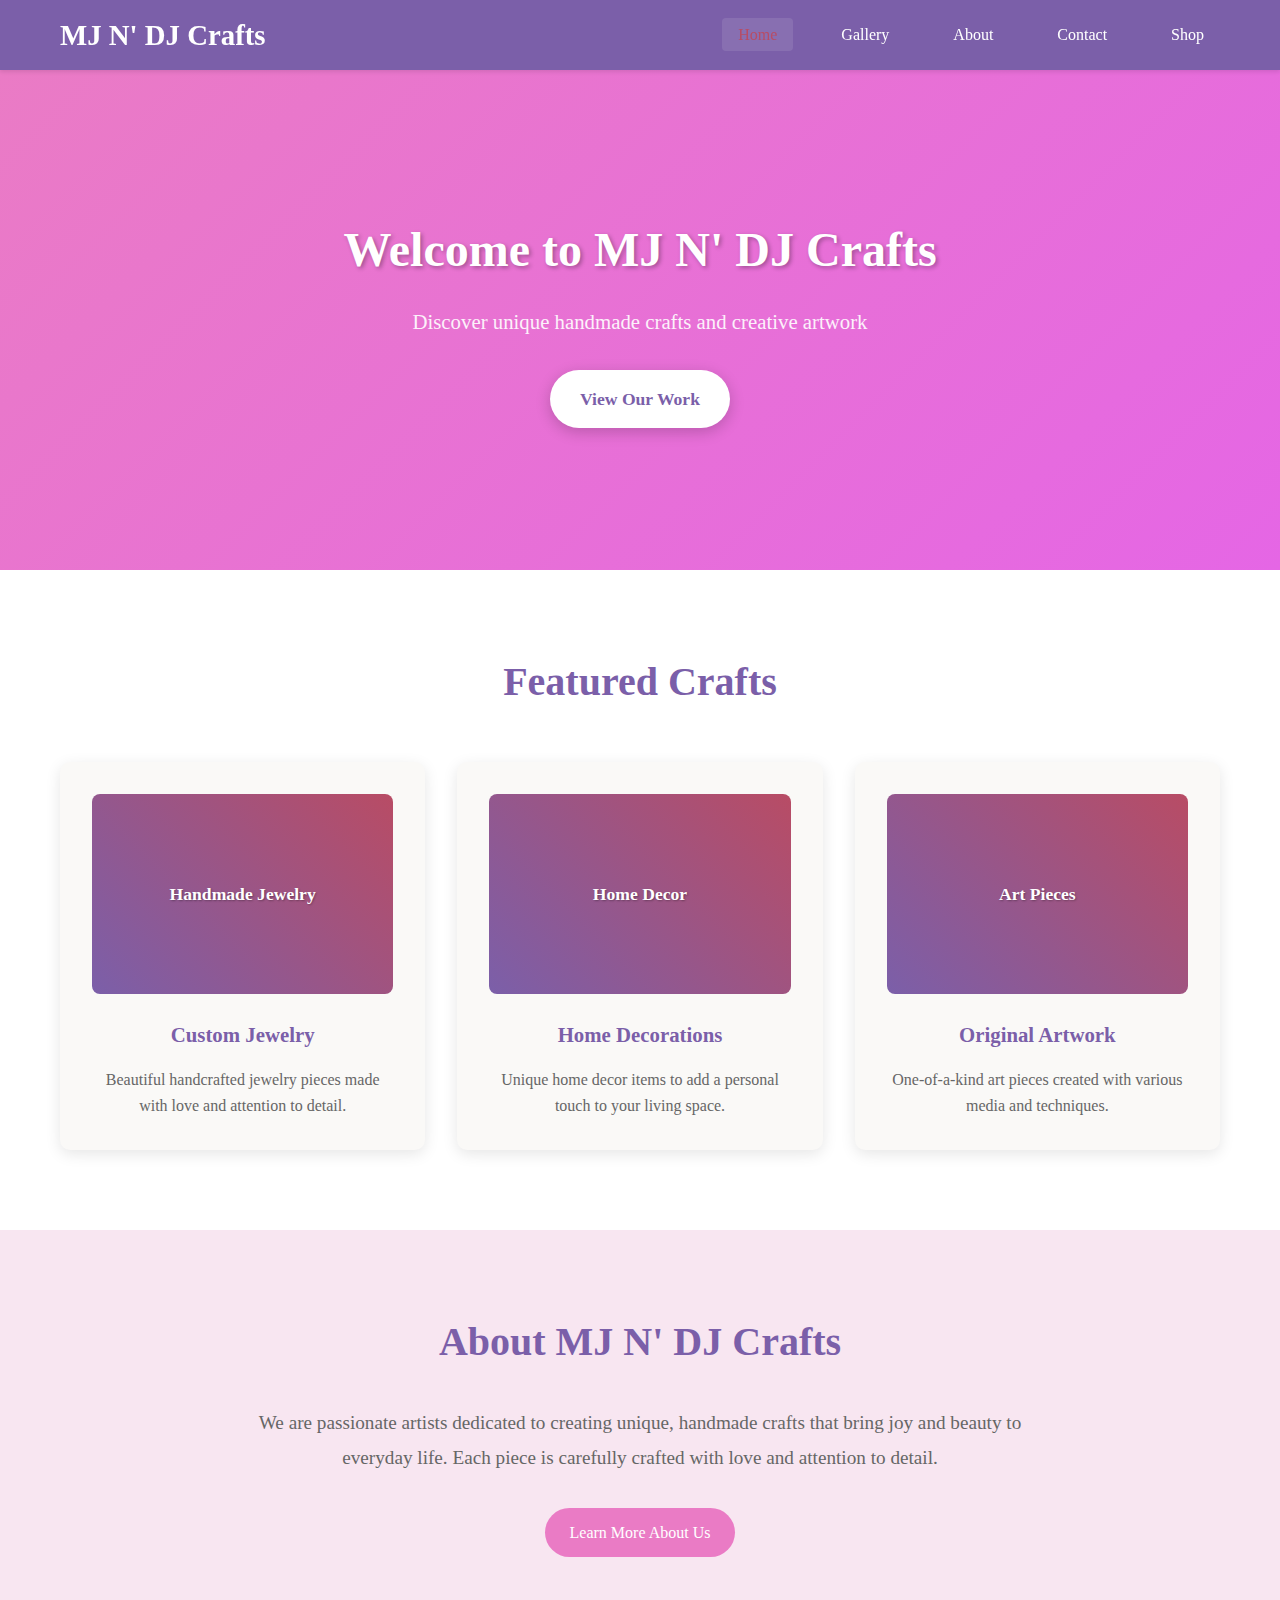
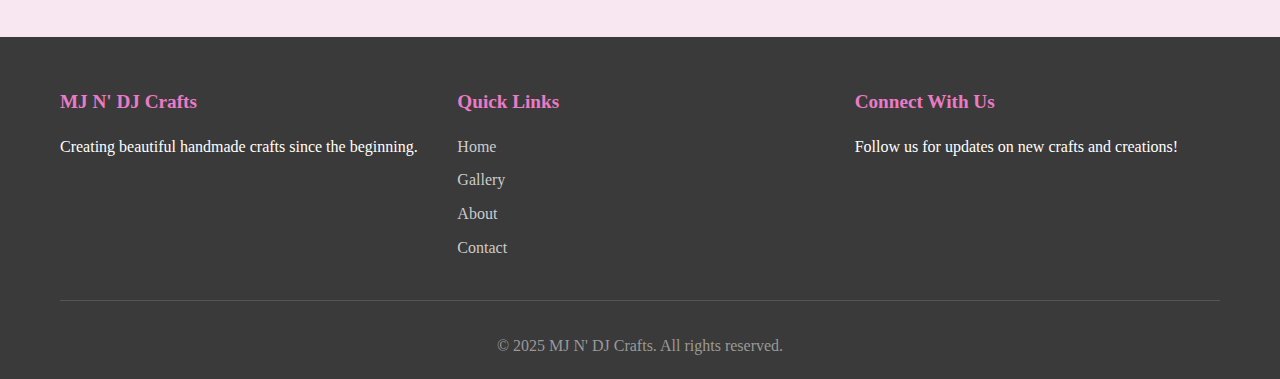
<file: index.html>
<!DOCTYPE html>
<html lang="en">
<head>
    <meta charset="UTF-8">
    <meta name="viewport" content="width=device-width, initial-scale=1.0">
    <meta name="description" content="MJ N' DJ Crafts - Handmade crafts and creative artwork">
    <title>MJ N' DJ Crafts - Home</title>
    <link rel="stylesheet" href="css/style.css">
</head>
<body>
    <header>
        <nav class="navbar">
            <div class="nav-container">
                <div class="nav-logo">
                    <h1>MJ N' DJ Crafts</h1>
                </div>
                <ul class="nav-menu">
                    <li class="nav-item">
                        <a href="index.html" class="nav-link active">Home</a>
                    </li>
                    <li class="nav-item">
                        <a href="pages/gallery.html" class="nav-link">Gallery</a>
                    </li>
                    <li class="nav-item">
                        <a href="pages/about.html" class="nav-link">About</a>
                    </li>
                    <li class="nav-item">
                        <a href="pages/contact.html" class="nav-link">Contact</a>
                    </li>
                    <li class="nav-item">
                        <a href="pages/shop.html" class="nav-link">Shop</a>
                    </li>

                </ul>
                <div class="hamburger">
                    <span class="bar"></span>
                    <span class="bar"></span>
                    <span class="bar"></span>
                </div>
            </div>
        </nav>
    </header>

    <main>
        <section class="hero">
            <div class="hero-content">
                <h2>Welcome to MJ N' DJ Crafts</h2>
                <p>Discover unique handmade crafts and creative artwork</p>
                <a href="pages/gallery.html" class="cta-button">View Our Work</a>
            </div>
        </section>

        <section class="featured-work">
            <div class="container">
                <h2>Featured Crafts</h2>
                <div class="work-grid">
                    <div class="work-item">
                        <div class="work-image-placeholder">
                            <span>Handmade Jewelry</span>
                        </div>
                        <h3>Custom Jewelry</h3>
                        <p>Beautiful handcrafted jewelry pieces made with love and attention to detail.</p>
                    </div>
                    <div class="work-item">
                        <div class="work-image-placeholder">
                            <span>Home Decor</span>
                        </div>
                        <h3>Home Decorations</h3>
                        <p>Unique home decor items to add a personal touch to your living space.</p>
                    </div>
                    <div class="work-item">
                        <div class="work-image-placeholder">
                            <span>Art Pieces</span>
                        </div>
                        <h3>Original Artwork</h3>
                        <p>One-of-a-kind art pieces created with various media and techniques.</p>
                    </div>
                </div>
            </div>
        </section>

        <section class="about-preview">
            <div class="container">
                <h2>About MJ N' DJ Crafts</h2>
                <p>We are passionate artists dedicated to creating unique, handmade crafts that bring joy and beauty to everyday life. Each piece is carefully crafted with love and attention to detail.</p>
                <a href="pages/about.html" class="learn-more-button">Learn More About Us</a>
            </div>
        </section>
    </main>

    <footer>
        <div class="container">
            <div class="footer-content">
                <div class="footer-section">
                    <h3>MJ N' DJ Crafts</h3>
                    <p>Creating beautiful handmade crafts since the beginning.</p>
                </div>
                <div class="footer-section">
                    <h3>Quick Links</h3>
                    <ul>
                        <li><a href="index.html">Home</a></li>
                        <li><a href="pages/gallery.html">Gallery</a></li>
                        <li><a href="pages/about.html">About</a></li>
                        <li><a href="pages/contact.html">Contact</a></li>
                    </ul>
                </div>
                <div class="footer-section">
                    <h3>Connect With Us</h3>
                    <p>Follow us for updates on new crafts and creations!</p>
                </div>
            </div>
            <div class="footer-bottom">
                <p>&copy; 2025 MJ N' DJ Crafts. All rights reserved.</p>
            </div>
        </div>
    </footer>

    <script src="js/main.js"></script>
</body>
</html>
</file>
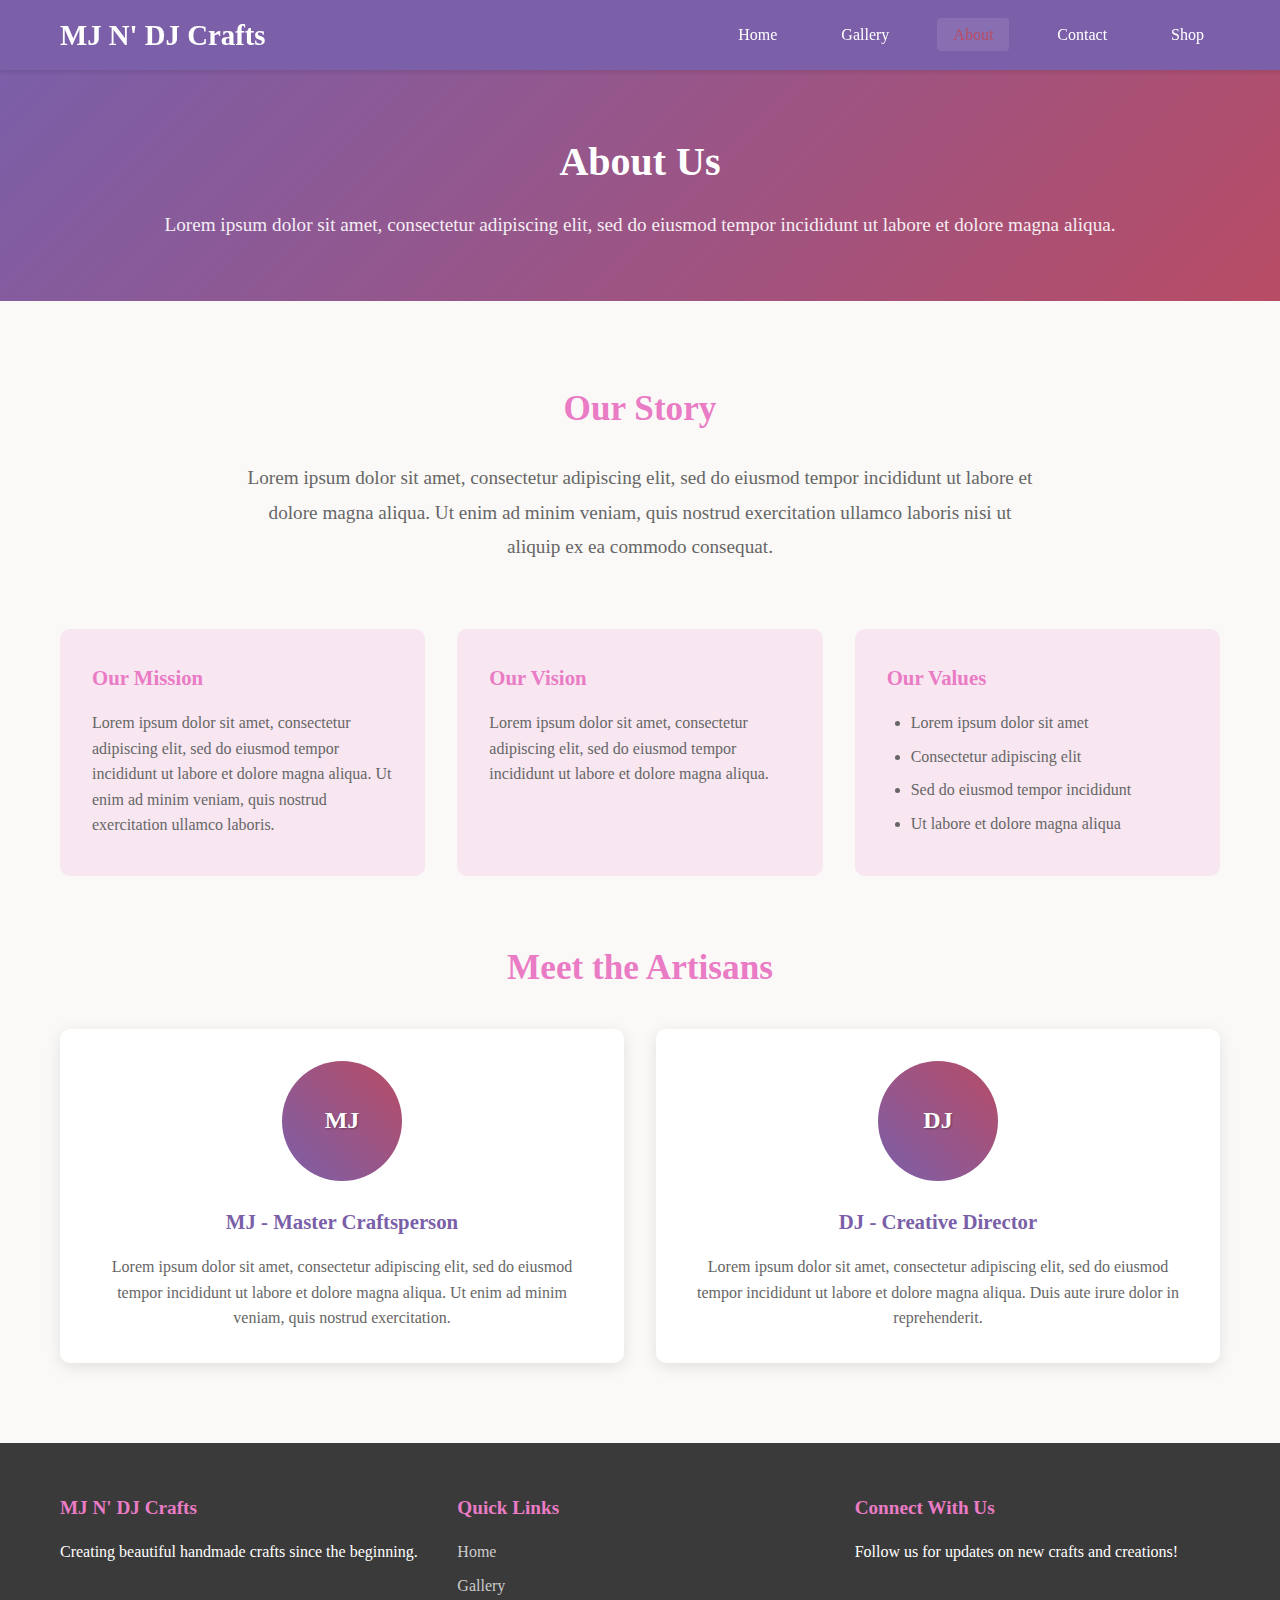
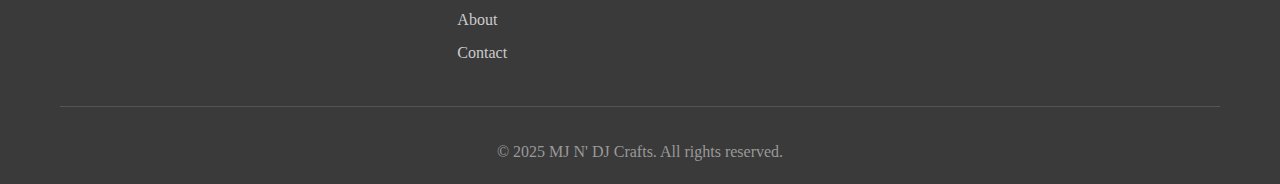
<file: pages/about.html>
<!DOCTYPE html>
<html lang="en">
<head>
    <meta charset="UTF-8">
    <meta name="viewport" content="width=device-width, initial-scale=1.0">
    <meta name="description" content="About MJ N' DJ Crafts - Learn about our story and passion for handmade crafts">
    <title>About - MJ N' DJ Crafts</title>
    <link rel="stylesheet" href="../css/style.css">
</head>
<body>
    <header>
        <nav class="navbar">
            <div class="nav-container">
                <div class="nav-logo">
                    <h1>MJ N' DJ Crafts</h1>
                </div>
                <ul class="nav-menu">
                    <li class="nav-item">
                        <a href="../index.html" class="nav-link">Home</a>
                    </li>
                    <li class="nav-item">
                        <a href="gallery.html" class="nav-link">Gallery</a>
                    </li>
                    <li class="nav-item">
                        <a href="about.html" class="nav-link active">About</a>
                    </li>
                    <li class="nav-item">
                        <a href="contact.html" class="nav-link">Contact</a>
                    </li>
                    <li class="nav-item">
                        <a href="shop.html" class="nav-link">Shop</a>
                    </li>

                </ul>
                <div class="hamburger">
                    <span class="bar"></span>
                    <span class="bar"></span>
                    <span class="bar"></span>
                </div>
            </div>
        </nav>
    </header>

    <main>
        <section class="page-header">
            <div class="container">
                <h1>About Us</h1>
                <p>Lorem ipsum dolor sit amet, consectetur adipiscing elit, sed do eiusmod tempor incididunt ut labore et dolore magna aliqua.</p>
            </div>
        </section>

        <section class="about-content">
            <div class="container">
                <div class="about-intro">
                    <h2>Our Story</h2>
                    <p>Lorem ipsum dolor sit amet, consectetur adipiscing elit, sed do eiusmod tempor incididunt ut labore et dolore magna aliqua. Ut enim ad minim veniam, quis nostrud exercitation ullamco laboris nisi ut aliquip ex ea commodo consequat.</p>
                </div>

                <div class="about-grid">
                    <div class="about-item">
                        <h3>Our Mission</h3>
                        <p>Lorem ipsum dolor sit amet, consectetur adipiscing elit, sed do eiusmod tempor incididunt ut labore et dolore magna aliqua. Ut enim ad minim veniam, quis nostrud exercitation ullamco laboris.</p>
                    </div>
                    
                    <div class="about-item">
                        <h3>Our Vision</h3>
                        <p>Lorem ipsum dolor sit amet, consectetur adipiscing elit, sed do eiusmod tempor incididunt ut labore et dolore magna aliqua.</p>
                    </div>
                    
                    <div class="about-item">
                        <h3>Our Values</h3>
                        <ul>
                            <li>Lorem ipsum dolor sit amet</li>
                            <li>Consectetur adipiscing elit</li>
                            <li>Sed do eiusmod tempor incididunt</li>
                            <li>Ut labore et dolore magna aliqua</li>
                        </ul>
                    </div>
                </div>

                <div class="craftspeople-section">
                    <h2>Meet the Artisans</h2>
                    <div class="craftspeople-grid">
                        <div class="craftsperson">
                            <div class="craftsperson-image-placeholder">
                                <span>MJ</span>
                            </div>
                            <h3>MJ - Master Craftsperson</h3>
                            <p>Lorem ipsum dolor sit amet, consectetur adipiscing elit, sed do eiusmod tempor incididunt ut labore et dolore magna aliqua. Ut enim ad minim veniam, quis nostrud exercitation.</p>
                        </div>
                        
                        <div class="craftsperson">
                            <div class="craftsperson-image-placeholder">
                                <span>DJ</span>
                            </div>
                            <h3>DJ - Creative Director</h3>
                            <p>Lorem ipsum dolor sit amet, consectetur adipiscing elit, sed do eiusmod tempor incididunt ut labore et dolore magna aliqua. Duis aute irure dolor in reprehenderit.</p>
                        </div>
                    </div>
                </div>
            </div>
        </section>
    </main>

    <footer>
        <div class="container">
            <div class="footer-content">
                <div class="footer-section">
                    <h3>MJ N' DJ Crafts</h3>
                    <p>Creating beautiful handmade crafts since the beginning.</p>
                </div>
                <div class="footer-section">
                    <h3>Quick Links</h3>
                    <ul>
                        <li><a href="../index.html">Home</a></li>
                        <li><a href="gallery.html">Gallery</a></li>
                        <li><a href="about.html">About</a></li>
                        <li><a href="contact.html">Contact</a></li>
                    </ul>
                </div>
                <div class="footer-section">
                    <h3>Connect With Us</h3>
                    <p>Follow us for updates on new crafts and creations!</p>
                </div>
            </div>
            <div class="footer-bottom">
                <p>&copy; 2025 MJ N' DJ Crafts. All rights reserved.</p>
            </div>
        </div>
    </footer>

    <script src="../js/main.js"></script>
</body>
</html>
</file>
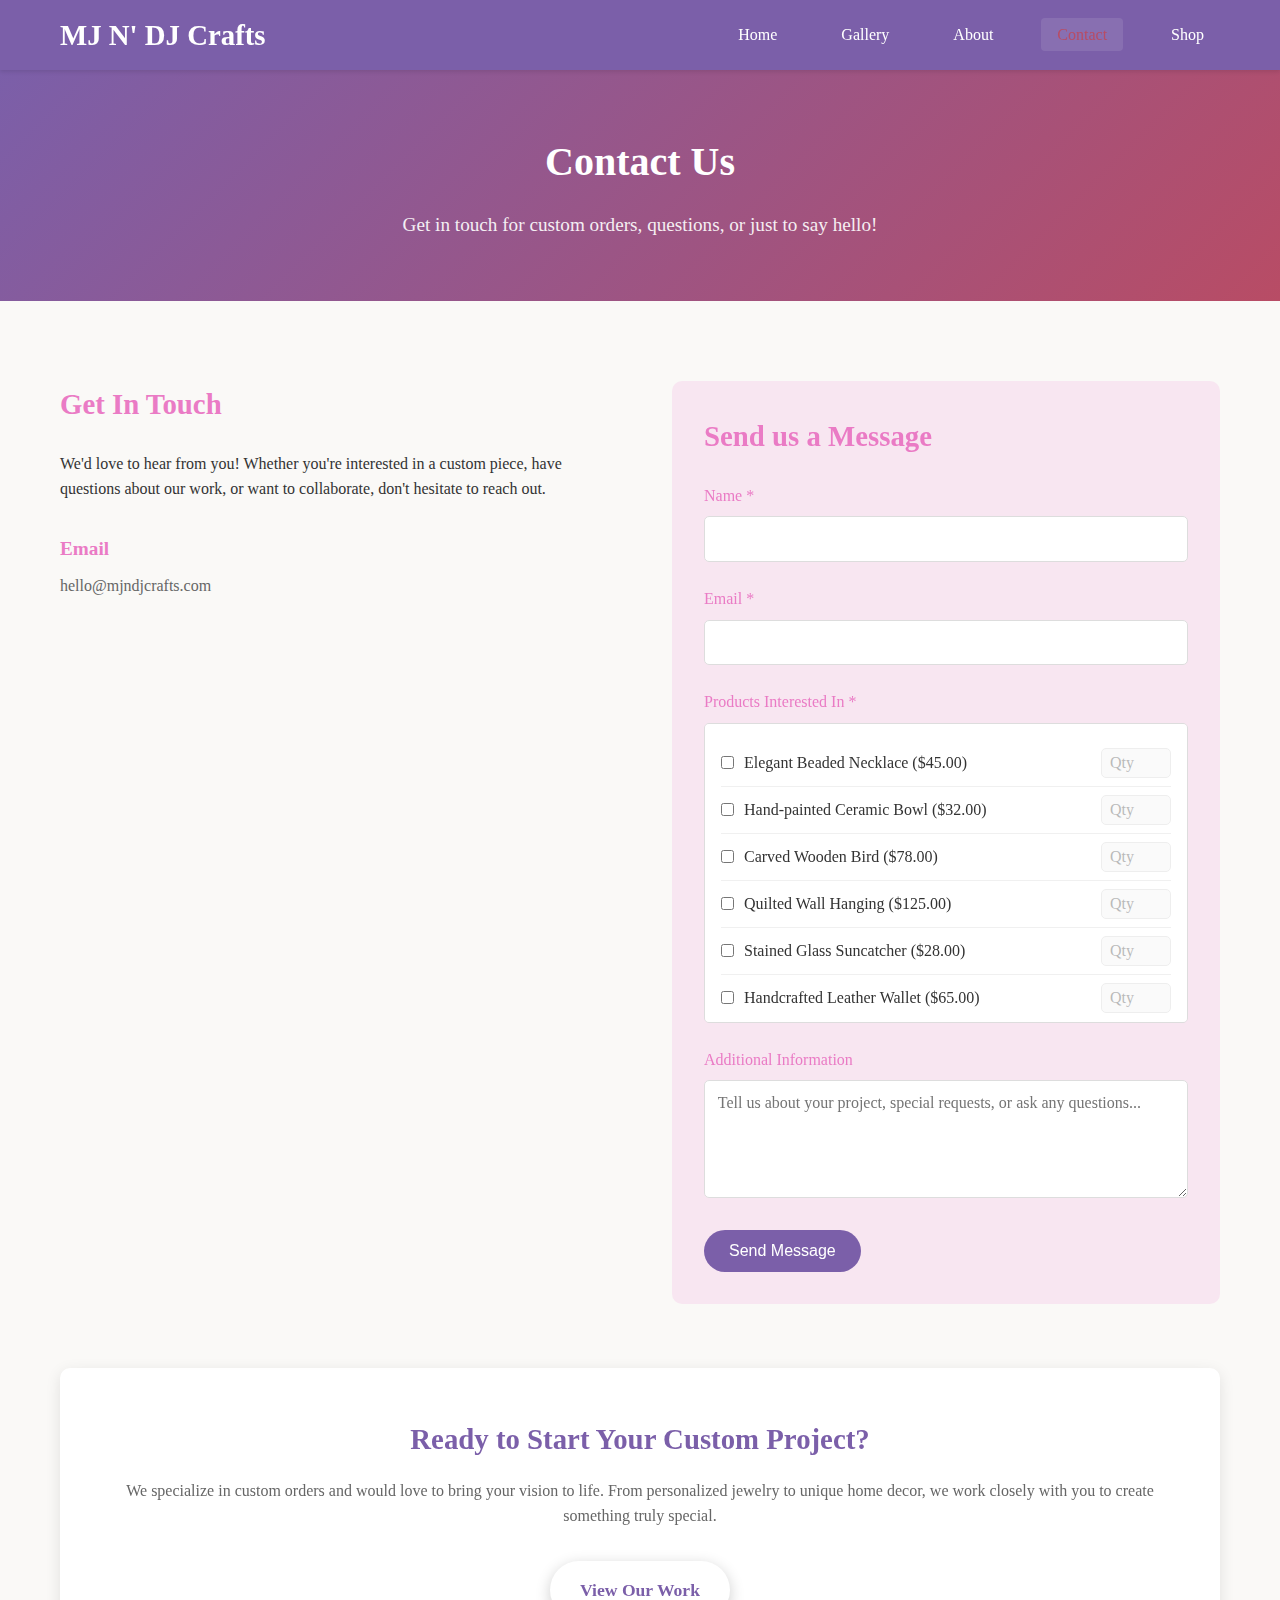
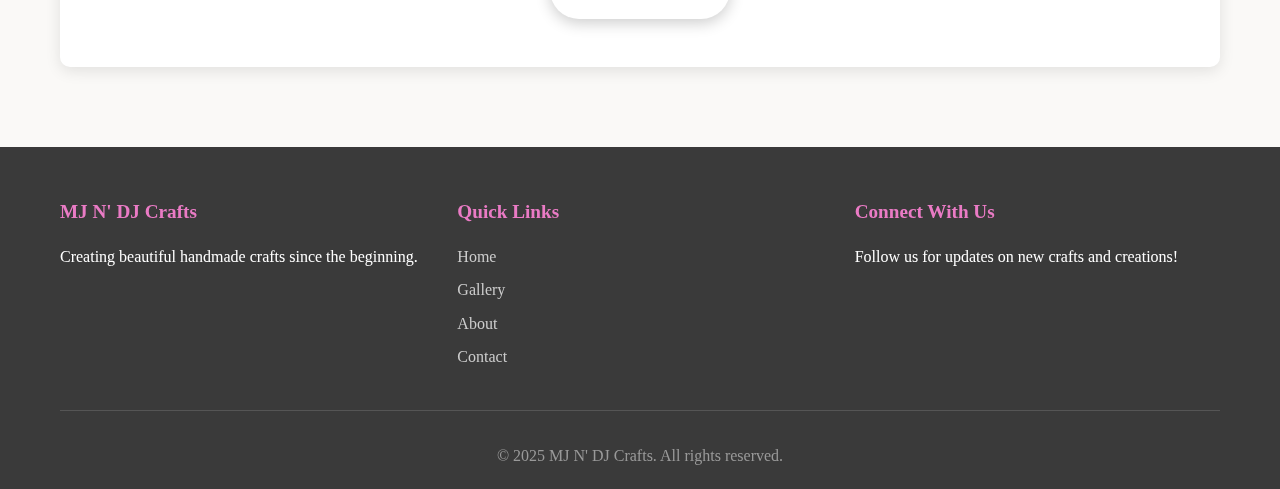
<file: pages/contact.html>
<!DOCTYPE html>
<html lang="en">
<head>
    <meta charset="UTF-8">
    <meta name="viewport" content="width=device-width, initial-scale=1.0">
    <meta name="description" content="Contact MJ N' DJ Crafts - Get in touch for custom orders and inquiries">
    <title>Contact - MJ N' DJ Crafts</title>
    <link rel="stylesheet" href="../css/style.css">
</head>
<body>
    <header>
        <nav class="navbar">
            <div class="nav-container">
                <div class="nav-logo">
                    <h1>MJ N' DJ Crafts</h1>
                </div>
                <ul class="nav-menu">
                    <li class="nav-item">
                        <a href="../index.html" class="nav-link">Home</a>
                    </li>
                    <li class="nav-item">
                        <a href="gallery.html" class="nav-link">Gallery</a>
                    </li>
                    <li class="nav-item">
                        <a href="about.html" class="nav-link">About</a>
                    </li>
                    <li class="nav-item">
                        <a href="contact.html" class="nav-link active">Contact</a>
                    </li>
                    <li class="nav-item">
                        <a href="shop.html" class="nav-link">Shop</a>
                    </li>

                </ul>
                <div class="hamburger">
                    <span class="bar"></span>
                    <span class="bar"></span>
                    <span class="bar"></span>
                </div>
            </div>
        </nav>
    </header>

    <main>
        <section class="page-header">
            <div class="container">
                <h1>Contact Us</h1>
                <p>Get in touch for custom orders, questions, or just to say hello!</p>
            </div>
        </section>

        <section class="contact-content">
            <div class="container">
                <div class="contact-grid">
                    <div class="contact-info">
                        <h2>Get In Touch</h2>
                        <p>We'd love to hear from you! Whether you're interested in a custom piece, have questions about our work, or want to collaborate, don't hesitate to reach out.</p>
                        
                        <div class="contact-details">
                            <div class="contact-item">
                                <h3>Email</h3>
                                <p>hello@mjndjcrafts.com</p>
                            </div>
                            

                        </div>
                    </div>
                    
                    <div class="contact-form">
                        <h2>Send us a Message</h2>
                        <form id="contactForm">
                            <div class="form-group">
                                <label for="name">Name *</label>
                                <input type="text" id="name" name="name" required>
                            </div>
                            
                            <div class="form-group">
                                <label for="email">Email *</label>
                                <input type="email" id="email" name="email" required>
                            </div>
                            
                            <div class="form-group">
                                <label for="products">Products Interested In *</label>
                                <div class="products-container" id="productsContainer">
                                    <!-- Products will be loaded dynamically here -->
                                </div>
                                
                                <!-- Inquiry Summary Section -->
                                <div class="inquiry-summary" id="inquirySummary">
                                    <h3>📋 Inquiry Summary</h3>
                                    <div id="summaryContent">
                                        <!-- Summary items will be populated dynamically -->
                                    </div>
                                </div>
                            </div>
                            
                            <div class="form-group">
                                <label for="message">Additional Information</label>
                                <textarea id="message" name="message" rows="5" placeholder="Tell us about your project, special requests, or ask any questions..."></textarea>
                            </div>
                            
                            <button type="submit" class="submit-button">Send Message</button>
                        </form>
                    </div>
                </div>
                
                <div class="contact-cta">
                    <h2>Ready to Start Your Custom Project?</h2>
                    <p>We specialize in custom orders and would love to bring your vision to life. From personalized jewelry to unique home decor, we work closely with you to create something truly special.</p>
                    <a href="gallery.html" class="cta-button">View Our Work</a>
                </div>
            </div>
        </section>
    </main>

    <footer>
        <div class="container">
            <div class="footer-content">
                <div class="footer-section">
                    <h3>MJ N' DJ Crafts</h3>
                    <p>Creating beautiful handmade crafts since the beginning.</p>
                </div>
                <div class="footer-section">
                    <h3>Quick Links</h3>
                    <ul>
                        <li><a href="../index.html">Home</a></li>
                        <li><a href="gallery.html">Gallery</a></li>
                        <li><a href="about.html">About</a></li>
                        <li><a href="contact.html">Contact</a></li>
                    </ul>
                </div>
                <div class="footer-section">
                    <h3>Connect With Us</h3>
                    <p>Follow us for updates on new crafts and creations!</p>
                </div>
            </div>
            <div class="footer-bottom">
                <p>&copy; 2025 MJ N' DJ Crafts. All rights reserved.</p>
            </div>
        </div>
    </footer>

    <script src="../js/main.js"></script>
    <script>
        // Load products and handle pre-selection or cart items
        document.addEventListener('DOMContentLoaded', async function() {
            const products = await loadProducts();
            const productsContainer = document.getElementById('productsContainer');
            const preselectedProductId = getUrlParameter('product');
            const isCartMode = getUrlParameter('cart') === 'true';
            
            if (products.length === 0) {
                productsContainer.innerHTML = '<p>Sorry, products could not be loaded at this time.</p>';
                return;
            }
            
            // Generate HTML for each product
            productsContainer.innerHTML = products.map(product => `
                <div class="product-item">
                    <input type="checkbox" id="product-${product.id}" name="products" value="${product.name}" data-price="${product.price}">
                    <label for="product-${product.id}">${product.name} ($${product.price.toFixed(2)})</label>
                    <input type="number" class="quantity-input" placeholder="Qty" min="1" data-product="${product.name}" data-price="${product.price}">
                </div>
            `).join('');
            
            // Set up quantity input handling and summary updates
            setupQuantityInputs();
            
            // Always check cart items first (regardless of how user navigated to the page)
            const cartItems = ShoppingCart.getItems();
            if (cartItems.length > 0) {
                cartItems.forEach(cartItem => {
                    const product = products.find(p => p.id === cartItem.id);
                    if (product) {
                        const checkbox = document.getElementById(`product-${product.id}`);
                        const quantityInput = document.querySelector(`[data-product="${product.name}"]`);
                        
                        if (checkbox && quantityInput) {
                            checkbox.checked = true;
                            quantityInput.disabled = false;
                            quantityInput.style.opacity = '1';
                            quantityInput.value = cartItem.quantity;
                        }
                    }
                });
                
                // Update summary with cart items
                updateInquirySummary();
                
                // Show message about cart items (only if came via cart button)
                if (isCartMode) {
                    const itemCount = cartItems.reduce((total, item) => total + item.quantity, 0);
                    showMessage(`${itemCount} item(s) loaded from your cart!`, 'info');
                }
            }
            // Handle pre-selection if product parameter exists (legacy support)
            else if (preselectedProductId) {
                const product = products.find(p => p.id === preselectedProductId);
                if (product) {
                    const checkbox = document.getElementById(`product-${product.id}`);
                    const quantityInput = document.querySelector(`[data-product="${product.name}"]`);
                    
                    if (checkbox && quantityInput) {
                        checkbox.checked = true;
                        quantityInput.disabled = false;
                        quantityInput.style.opacity = '1';
                        quantityInput.value = '1';
                        
                        // Update summary
                        updateInquirySummary();
                        
                        // Show message about pre-selection
                        showMessage(`${product.name} has been pre-selected for you!`, 'info');
                    }
                }
            }
        });
        
        function setupQuantityInputs() {
            const productCheckboxes = document.querySelectorAll('input[name="products"]');
            const quantityInputs = document.querySelectorAll('.quantity-input');
            
            // Initially disable all quantity inputs
            quantityInputs.forEach(input => {
                input.disabled = true;
                input.style.opacity = '0.5';
            });
            
            productCheckboxes.forEach(checkbox => {
                checkbox.addEventListener('change', function() {
                    const productName = this.value;
                    const quantityInput = document.querySelector(`[data-product="${productName}"]`);
                    
                    if (this.checked) {
                        quantityInput.disabled = false;
                        quantityInput.style.opacity = '1';
                        quantityInput.value = '1'; // Set default quantity
                    } else {
                        quantityInput.disabled = true;
                        quantityInput.style.opacity = '0.5';
                        quantityInput.value = '';
                    }
                    
                    // Update summary when checkboxes change
                    updateInquirySummary();
                });
            });
            
            // Add event listeners to quantity inputs for real-time updates
            quantityInputs.forEach(input => {
                input.addEventListener('input', function() {
                    updateInquirySummary();
                });
            });
        }

        // Function to update the inquiry summary
        function updateInquirySummary() {
            const summarySection = document.getElementById('inquirySummary');
            const summaryContent = document.getElementById('summaryContent');
            const productCheckboxes = document.querySelectorAll('input[name="products"]:checked');
            
            if (productCheckboxes.length === 0) {
                summarySection.style.display = 'none';
                return;
            }
            
            let totalItems = 0;
            let totalCost = 0;
            let summaryHTML = '';
            
            productCheckboxes.forEach(checkbox => {
                const productName = checkbox.value;
                const price = parseFloat(checkbox.dataset.price);
                const quantityInput = document.querySelector(`[data-product="${productName}"]`);
                const quantity = parseInt(quantityInput.value) || 1;
                const lineTotal = price * quantity;
                
                totalItems += quantity;
                totalCost += lineTotal;
                
                summaryHTML += `
                    <div class="summary-item">
                        <div class="item-details">
                            <div class="item-name">${productName}</div>
                            <div class="item-quantity">Quantity: ${quantity}</div>
                        </div>
                        <div class="item-price">$${lineTotal.toFixed(2)}</div>
                    </div>
                `;
            });
            
            // Add total row
            summaryHTML += `
                <div class="summary-item">
                    <div class="item-details">
                        <div class="item-name">Total (${totalItems} item${totalItems !== 1 ? 's' : ''})</div>
                    </div>
                    <div class="item-price">$${totalCost.toFixed(2)}</div>
                </div>
            `;
            
            summaryContent.innerHTML = summaryHTML;
            summarySection.style.display = 'block';
        }

        // Enhanced form handling with PDF generation
        document.getElementById('contactForm').addEventListener('submit', function(e) {
            e.preventDefault();
            
            // Collect form data
            const formData = {
                name: document.getElementById('name').value,
                email: document.getElementById('email').value,
                message: document.getElementById('message').value,
                products: []
            };
            
            // Collect selected products with quantities
            const productCheckboxes = document.querySelectorAll('input[name="products"]:checked');
            productCheckboxes.forEach(checkbox => {
                const productName = checkbox.value;
                const quantityInput = document.querySelector(`[data-product="${productName}"]`);
                const quantity = quantityInput.value || 1;
                
                formData.products.push({
                    name: productName,
                    quantity: parseInt(quantity)
                });
            });
            
            // Validate that at least one product is selected or there's a message
            if (formData.products.length === 0 && !formData.message.trim()) {
                showMessage('Please select at least one product or add a message.', 'error');
                return;
            }
            
            // Generate PDF and ZIP
            generatePDFAndZip(formData);
        });

        async function generatePDFAndZip(formData) {
            try {
                // Show loading message
                showMessage('Generating your order summary...', 'info');
                
                // Create a text-based order summary (we'll upgrade to PDF when libraries are available)
                let orderSummary = `MJ N' DJ CRAFTS - ORDER INQUIRY\n`;
                orderSummary += `=====================================\n\n`;
                
                // Customer Information
                orderSummary += `CUSTOMER INFORMATION:\n`;
                orderSummary += `Name: ${formData.name}\n`;
                orderSummary += `Email: ${formData.email}\n\n`;
                
                // Products Section
                if (formData.products.length > 0) {
                    orderSummary += `PRODUCTS OF INTEREST:\n`;
                    let totalEstimate = 0;
                    
                    formData.products.forEach((product, index) => {
                        // Extract price from product name
                        const priceMatch = product.name.match(/\$(\d+\.?\d*)/);
                        const price = priceMatch ? parseFloat(priceMatch[1]) : 0;
                        const lineTotal = price * product.quantity;
                        totalEstimate += lineTotal;
                        
                        orderSummary += `${index + 1}. ${product.name}\n`;
                        orderSummary += `   Quantity: ${product.quantity}\n`;
                        if (price > 0) {
                            orderSummary += `   Unit Price: $${price.toFixed(2)}\n`;
                            orderSummary += `   Subtotal: $${lineTotal.toFixed(2)}\n`;
                        }
                        orderSummary += `\n`;
                    });
                    
                    if (totalEstimate > 0) {
                        orderSummary += `ESTIMATED TOTAL: $${totalEstimate.toFixed(2)}\n\n`;
                    }
                }
                
                // Additional Information
                if (formData.message.trim()) {
                    orderSummary += `ADDITIONAL INFORMATION:\n`;
                    orderSummary += `${formData.message}\n\n`;
                }
                
                // Footer
                orderSummary += `Generated on: ${new Date().toLocaleDateString()}\n`;
                orderSummary += `Please email this document to: hello@mjndjcrafts.com`;
                
                // Create a text file (will be upgraded to PDF/ZIP later)
                const blob = new Blob([orderSummary], { type: 'text/plain' });
                
                // Download the file
                const downloadLink = document.createElement('a');
                downloadLink.href = URL.createObjectURL(blob);
                downloadLink.download = `mjndjcrafts-inquiry-${Date.now()}.txt`;
                document.body.appendChild(downloadLink);
                downloadLink.click();
                document.body.removeChild(downloadLink);
                
                // Show success message and instructions
                showInstructionsModal();
                
                // If this was from cart, optionally clear it
                const isCartMode = getUrlParameter('cart') === 'true';
                if (isCartMode) {
                    // Ask user if they want to clear the cart
                    setTimeout(() => {
                        if (confirm('Order inquiry submitted! Would you like to clear your cart?')) {
                            ShoppingCart.clear();
                            showMessage('Cart cleared!', 'info');
                        }
                    }, 2000);
                }
                
                // Reset form
                document.getElementById('contactForm').reset();
                
                // Reset quantity inputs
                const quantityInputs = document.querySelectorAll('.quantity-input');
                quantityInputs.forEach(input => {
                    input.disabled = true;
                    input.style.opacity = '0.5';
                    input.value = '';
                });
                
            } catch (error) {
                console.error('Error generating order summary:', error);
                showMessage('There was an error generating your order summary. Please try again.', 'error');
            }
        }

        function showInstructionsModal() {
            // Create modal overlay
            const modal = document.createElement('div');
            modal.style.cssText = `
                position: fixed;
                top: 0;
                left: 0;
                width: 100%;
                height: 100%;
                background: rgba(0, 0, 0, 0.8);
                display: flex;
                justify-content: center;
                align-items: center;
                z-index: 10000;
            `;
            
            // Create modal content
            const modalContent = document.createElement('div');
            modalContent.style.cssText = `
                background: white;
                padding: 30px;
                border-radius: 10px;
                max-width: 500px;
                text-align: center;
                box-shadow: 0 10px 30px rgba(0,0,0,0.3);
            `;
            
            modalContent.innerHTML = `
                <h2 style="color: #7b5fa9; margin-bottom: 20px;">📧 Next Steps</h2>
                <p style="font-size: 16px; line-height: 1.6; margin-bottom: 20px;">
                    Your order inquiry has been downloaded as a text file. 
                    To complete your inquiry, please email this file to:
                </p>
                <div style="background: #f5f5f5; padding: 15px; border-radius: 5px; margin: 20px 0; font-family: monospace; font-size: 18px; color: #7b5fa9; font-weight: bold;">
                    hello@mjndjcrafts.com
                </div>
                <p style="font-size: 14px; color: #666; margin-bottom: 25px;">
                    We'll review your inquiry and get back to you within 24-48 hours with more details about your custom order.
                    <br><br>
                    <strong>Note:</strong> This will be upgraded to a PDF format in a future update for a more professional presentation.
                </p>
                <button onclick="this.parentElement.parentElement.remove()" style="
                    background: #7b5fa9;
                    color: white;
                    border: none;
                    padding: 12px 25px;
                    border-radius: 5px;
                    cursor: pointer;
                    font-size: 16px;
                ">Got it!</button>
            `;
            
            modal.appendChild(modalContent);
            document.body.appendChild(modal);
            
            // Close modal when clicking outside
            modal.addEventListener('click', function(e) {
                if (e.target === modal) {
                    modal.remove();
                }
            });
        }

        // Enhanced showMessage function with types
        function showMessage(message, type = 'success') {
            const messageDiv = document.createElement('div');
            messageDiv.textContent = message;
            
            let backgroundColor = '#7b5fa9'; // default purple
            if (type === 'error') backgroundColor = '#e74c3c';
            if (type === 'info') backgroundColor = '#3498db';
            
            messageDiv.style.cssText = `
                position: fixed;
                top: 20px;
                right: 20px;
                background: ${backgroundColor};
                color: white;
                padding: 15px 20px;
                border-radius: 5px;
                z-index: 9999;
                font-size: 14px;
                box-shadow: 0 4px 15px rgba(0,0,0,0.2);
                transition: opacity 0.3s ease;
                max-width: 300px;
            `;
            
            document.body.appendChild(messageDiv);
            
            setTimeout(() => {
                messageDiv.style.opacity = '0';
                setTimeout(() => {
                    if (messageDiv.parentElement) {
                        messageDiv.parentElement.removeChild(messageDiv);
                    }
                }, 300);
            }, type === 'info' ? 2000 : 3000);
        }
    </script>
</body>
</html>
</file>
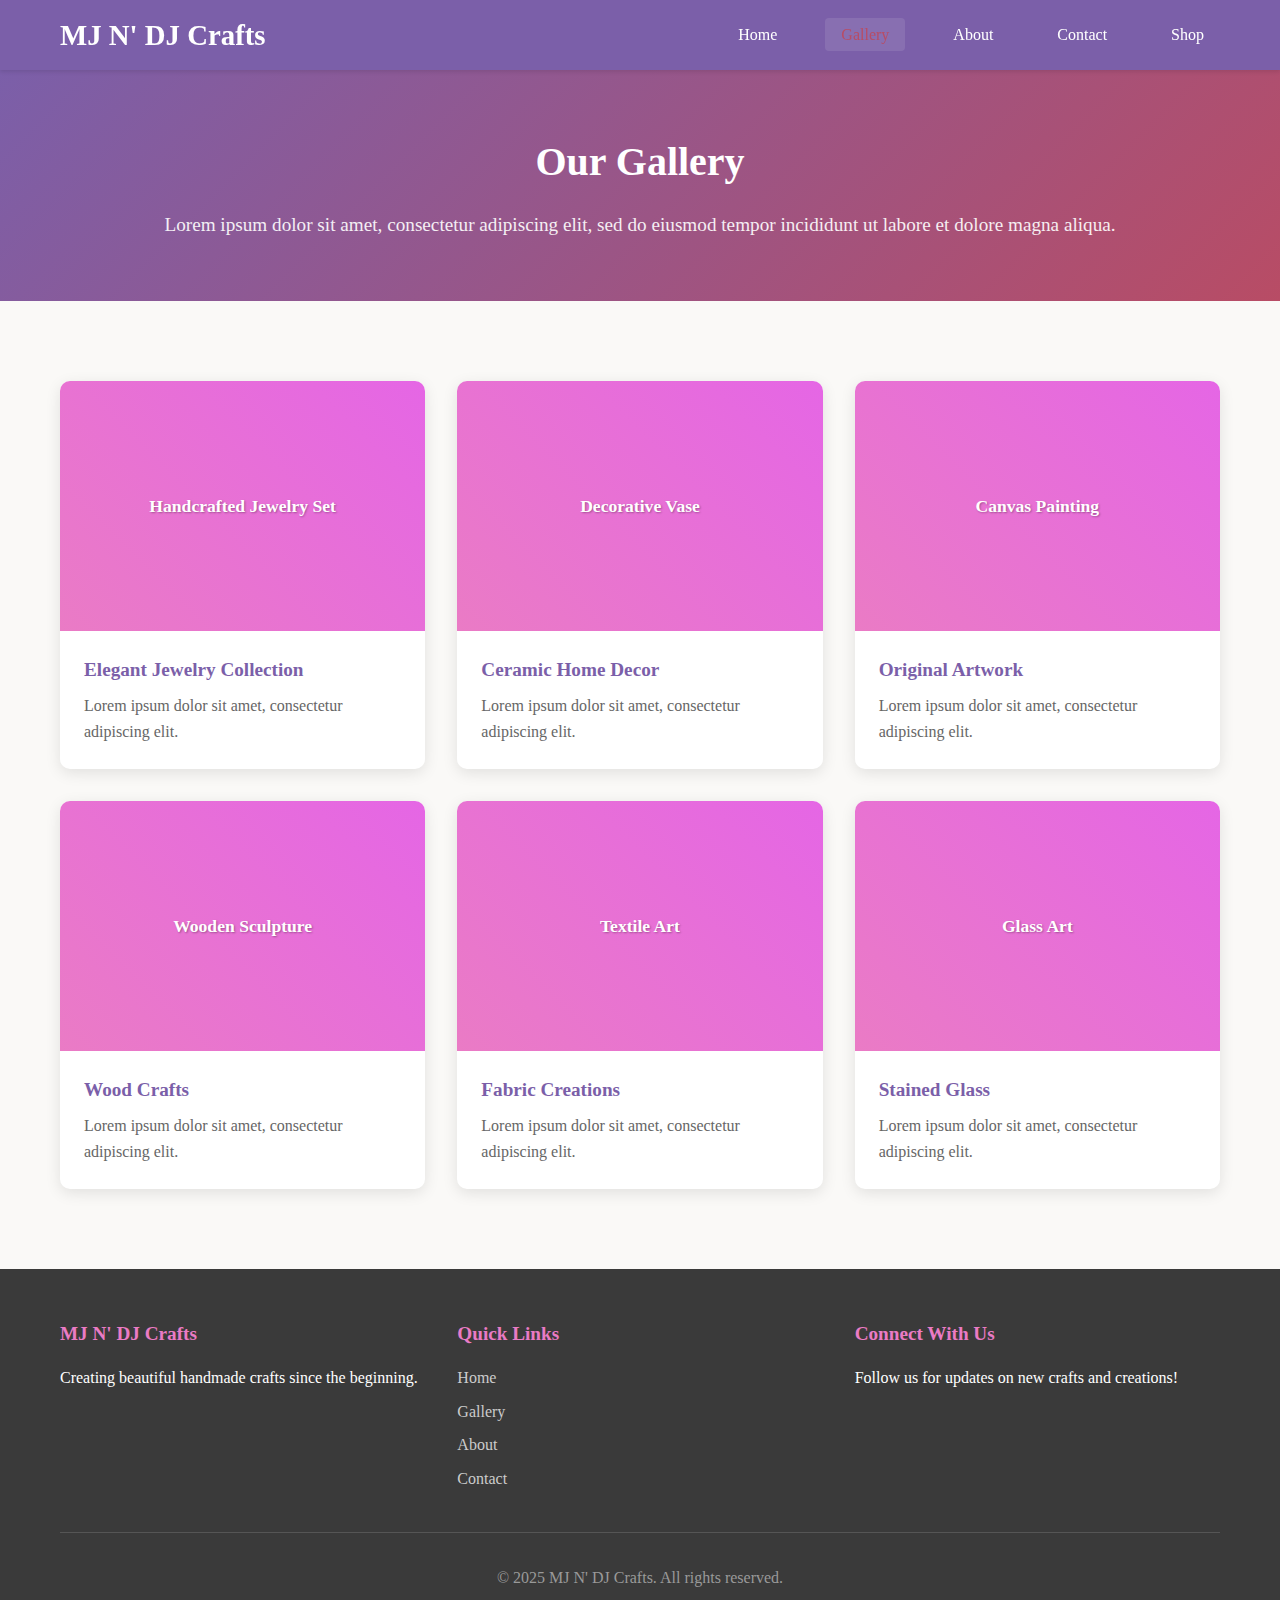
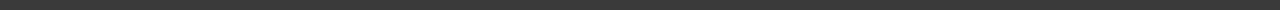
<file: pages/gallery.html>
<!DOCTYPE html>
<html lang="en">
<head>
    <meta charset="UTF-8">
    <meta name="viewport" content="width=device-width, initial-scale=1.0">
    <meta name="description" content="MJ N' DJ Crafts Gallery - View our latest handmade crafts">
    <title>Gallery - MJ N' DJ Crafts</title>
    <link rel="stylesheet" href="../css/style.css">
</head>
<body>
    <header>
        <nav class="navbar">
            <div class="nav-container">
                <div class="nav-logo">
                    <h1>MJ N' DJ Crafts</h1>
                </div>
                <ul class="nav-menu">
                    <li class="nav-item">
                        <a href="../index.html" class="nav-link">Home</a>
                    </li>
                    <li class="nav-item">
                        <a href="gallery.html" class="nav-link active">Gallery</a>
                    </li>
                    <li class="nav-item">
                        <a href="about.html" class="nav-link">About</a>
                    </li>
                    <li class="nav-item">
                        <a href="contact.html" class="nav-link">Contact</a>
                    </li>
                    <li class="nav-item">
                        <a href="shop.html" class="nav-link">Shop</a>
                    </li>

                </ul>
                <div class="hamburger">
                    <span class="bar"></span>
                    <span class="bar"></span>
                    <span class="bar"></span>
                </div>
            </div>
        </nav>
    </header>

    <main>
        <section class="page-header">
            <div class="container">
                <h1>Our Gallery</h1>
                <p>Lorem ipsum dolor sit amet, consectetur adipiscing elit, sed do eiusmod tempor incididunt ut labore et dolore magna aliqua.</p>
            </div>
        </section>

        <section class="gallery-content">
            <div class="container">
                <div class="gallery-grid">
                    <div class="gallery-item">
                        <div class="gallery-image-placeholder">
                            <span>Handcrafted Jewelry Set</span>
                        </div>
                        <div class="gallery-info">
                            <h3>Elegant Jewelry Collection</h3>
                            <p>Lorem ipsum dolor sit amet, consectetur adipiscing elit.</p>
                        </div>
                    </div>
                    
                    <div class="gallery-item">
                        <div class="gallery-image-placeholder">
                            <span>Decorative Vase</span>
                        </div>
                        <div class="gallery-info">
                            <h3>Ceramic Home Decor</h3>
                            <p>Lorem ipsum dolor sit amet, consectetur adipiscing elit.</p>
                        </div>
                    </div>
                    
                    <div class="gallery-item">
                        <div class="gallery-image-placeholder">
                            <span>Canvas Painting</span>
                        </div>
                        <div class="gallery-info">
                            <h3>Original Artwork</h3>
                            <p>Lorem ipsum dolor sit amet, consectetur adipiscing elit.</p>
                        </div>
                    </div>
                    
                    <div class="gallery-item">
                        <div class="gallery-image-placeholder">
                            <span>Wooden Sculpture</span>
                        </div>
                        <div class="gallery-info">
                            <h3>Wood Crafts</h3>
                            <p>Lorem ipsum dolor sit amet, consectetur adipiscing elit.</p>
                        </div>
                    </div>
                    
                    <div class="gallery-item">
                        <div class="gallery-image-placeholder">
                            <span>Textile Art</span>
                        </div>
                        <div class="gallery-info">
                            <h3>Fabric Creations</h3>
                            <p>Lorem ipsum dolor sit amet, consectetur adipiscing elit.</p>
                        </div>
                    </div>
                    
                    <div class="gallery-item">
                        <div class="gallery-image-placeholder">
                            <span>Glass Art</span>
                        </div>
                        <div class="gallery-info">
                            <h3>Stained Glass</h3>
                            <p>Lorem ipsum dolor sit amet, consectetur adipiscing elit.</p>
                        </div>
                    </div>
                </div>
            </div>
        </section>
    </main>

    <footer>
        <div class="container">
            <div class="footer-content">
                <div class="footer-section">
                    <h3>MJ N' DJ Crafts</h3>
                    <p>Creating beautiful handmade crafts since the beginning.</p>
                </div>
                <div class="footer-section">
                    <h3>Quick Links</h3>
                    <ul>
                        <li><a href="../index.html">Home</a></li>
                        <li><a href="gallery.html">Gallery</a></li>
                        <li><a href="about.html">About</a></li>
                        <li><a href="contact.html">Contact</a></li>
                    </ul>
                </div>
                <div class="footer-section">
                    <h3>Connect With Us</h3>
                    <p>Follow us for updates on new crafts and creations!</p>
                </div>
            </div>
            <div class="footer-bottom">
                <p>&copy; 2025 MJ N' DJ Crafts. All rights reserved.</p>
            </div>
        </div>
    </footer>

    <script src="../js/main.js"></script>
</body>
</html>
</file>
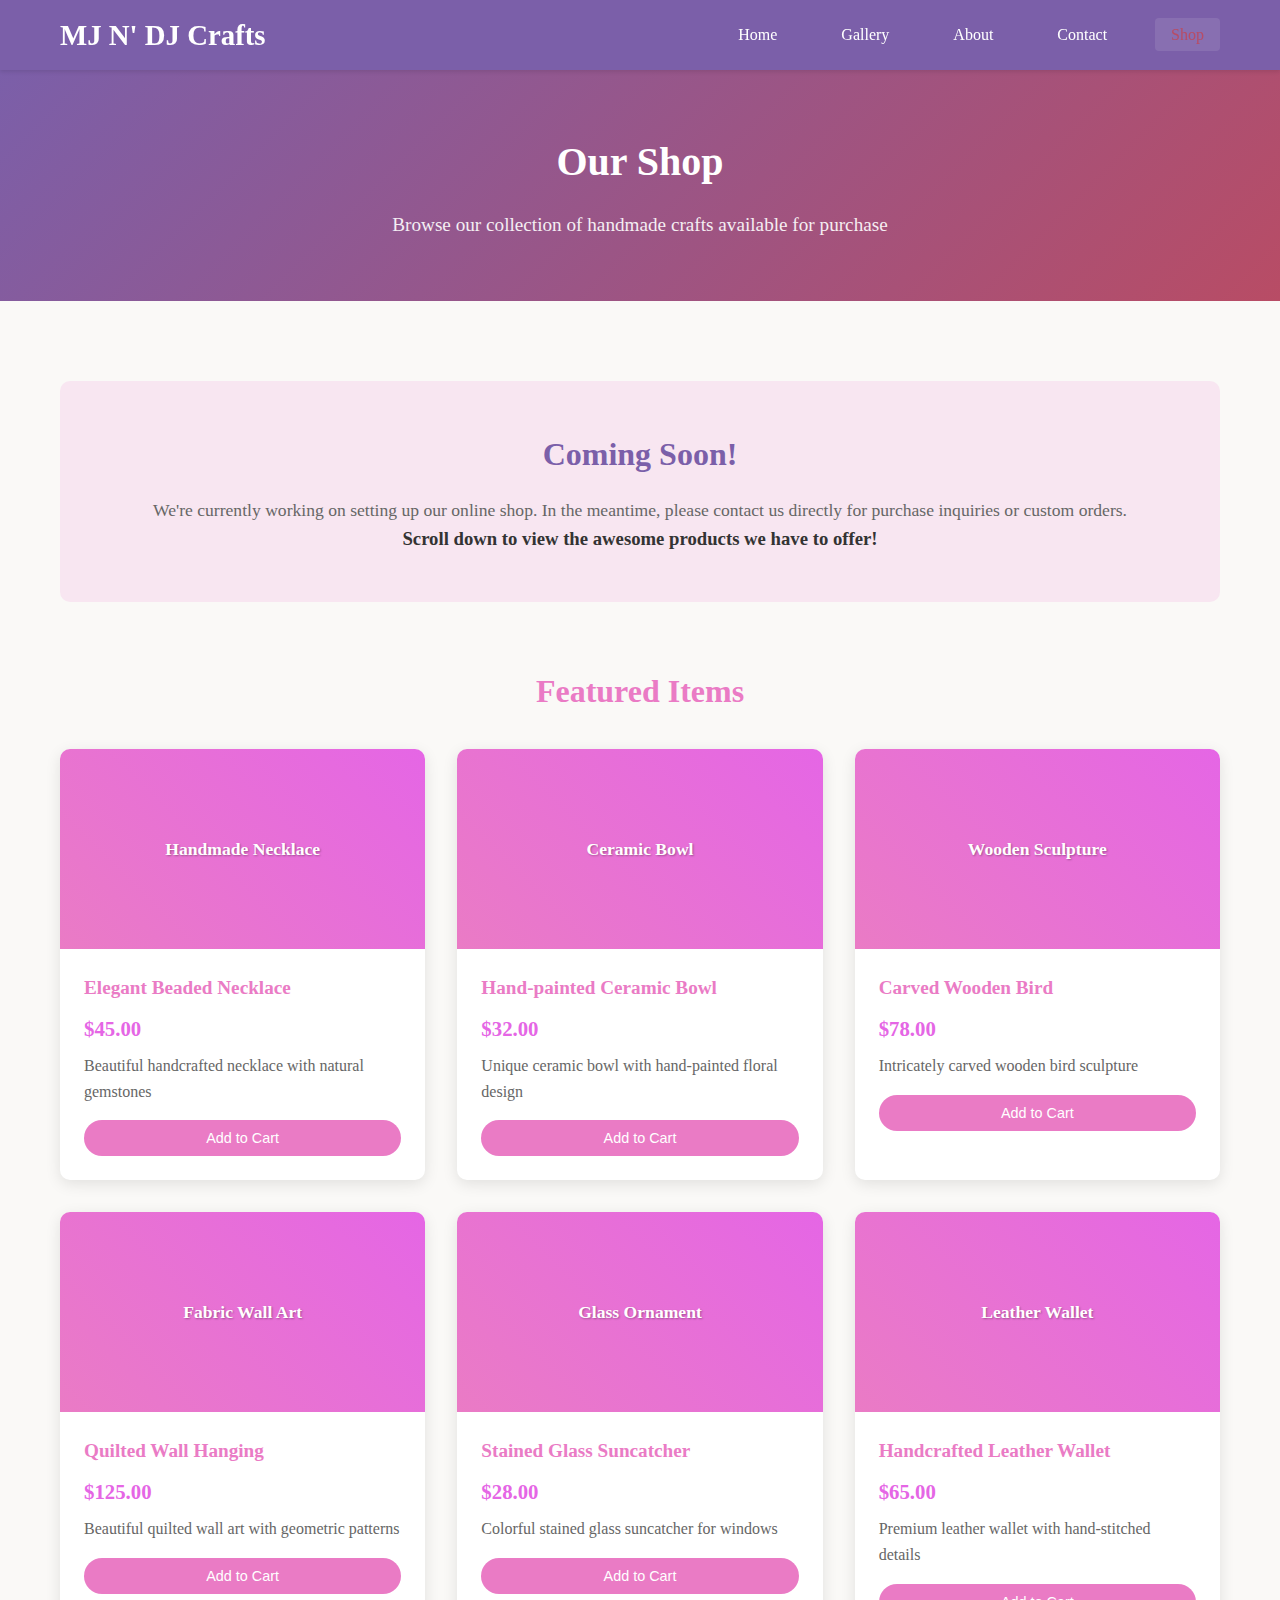
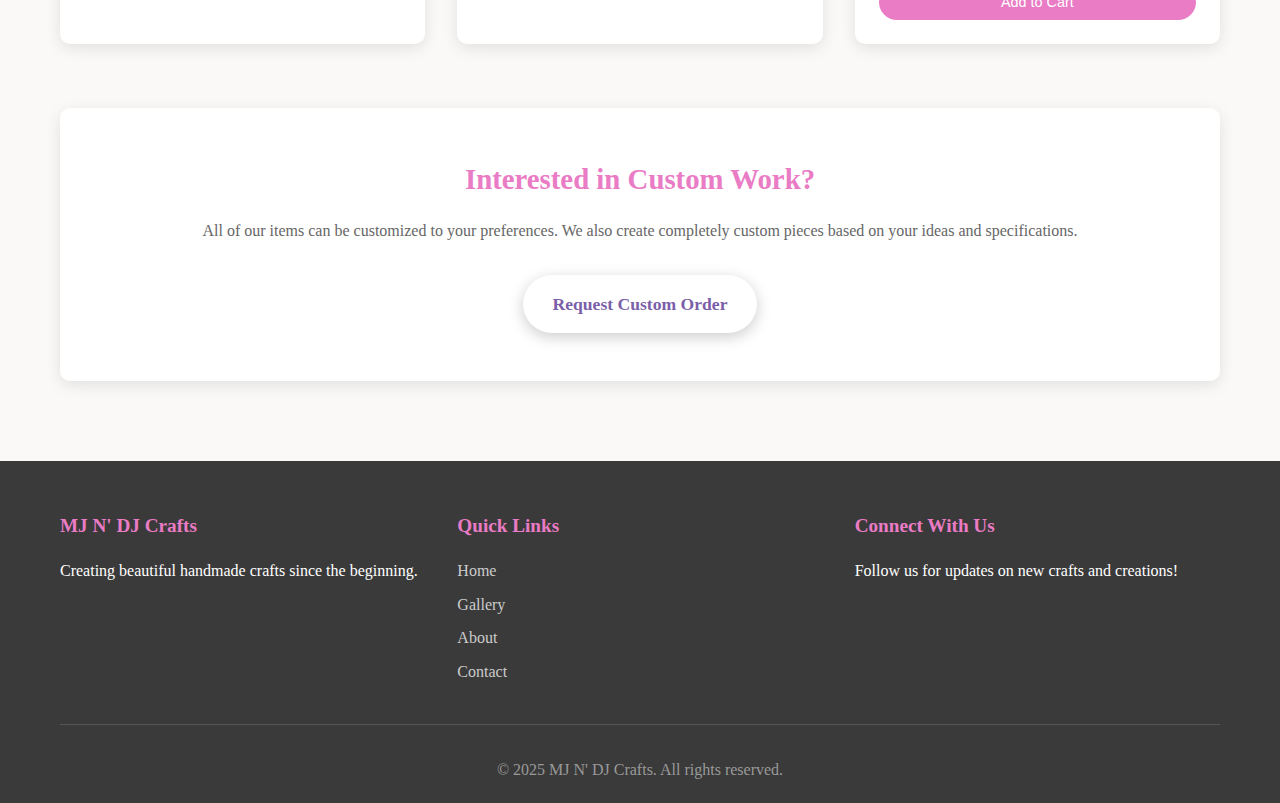
<file: pages/shop.html>
<!DOCTYPE html>
<html lang="en">
<head>
    <meta charset="UTF-8">
    <meta name="viewport" content="width=device-width, initial-scale=1.0">
    <meta name="description" content="Shop MJ N' DJ Crafts - Browse and purchase our handmade crafts">
    <title>Shop - MJ N' DJ Crafts</title>
    <link rel="stylesheet" href="../css/style.css">
</head>
<body>
    <header>
        <nav class="navbar">
            <div class="nav-container">
                <div class="nav-logo">
                    <h1>MJ N' DJ Crafts</h1>
                </div>
                <ul class="nav-menu">
                    <li class="nav-item">
                        <a href="../index.html" class="nav-link">Home</a>
                    </li>
                    <li class="nav-item">
                        <a href="gallery.html" class="nav-link">Gallery</a>
                    </li>
                    <li class="nav-item">
                        <a href="about.html" class="nav-link">About</a>
                    </li>
                    <li class="nav-item">
                        <a href="contact.html" class="nav-link">Contact</a>
                    </li>
                    <li class="nav-item">
                        <a href="shop.html" class="nav-link active">Shop</a>
                    </li>

                </ul>
                <div class="hamburger">
                    <span class="bar"></span>
                    <span class="bar"></span>
                    <span class="bar"></span>
                </div>
            </div>
        </nav>
    </header>

    <main>
        <section class="page-header">
            <div class="container">
                <h1>Our Shop</h1>
                <p>Browse our collection of handmade crafts available for purchase</p>
            </div>
        </section>

        <section class="shop-content">
            <div class="container">
                <div class="shop-intro">
                    <h2>Coming Soon!</h2>
                    <p>We're currently working on setting up our online shop. In the meantime, please contact us directly for purchase inquiries or custom orders.</p>
                    <h3>Scroll down to view the awesome products we have to offer!</h3>
                </div>

                <div class="shop-preview">
                    <h2>Featured Items</h2>
                    <div class="shop-grid" id="shopGrid">
                        <!-- Products will be loaded dynamically here -->
                    </div>
                </div>

                <div class="shop-cta">
                    <h2>Interested in Custom Work?</h2>
                    <p>All of our items can be customized to your preferences. We also create completely custom pieces based on your ideas and specifications.</p>
                    <a href="contact.html" class="cta-button">Request Custom Order</a>
                </div>
            </div>
        </section>
    </main>

    <footer>
        <div class="container">
            <div class="footer-content">
                <div class="footer-section">
                    <h3>MJ N' DJ Crafts</h3>
                    <p>Creating beautiful handmade crafts since the beginning.</p>
                </div>
                <div class="footer-section">
                    <h3>Quick Links</h3>
                    <ul>
                        <li><a href="../index.html">Home</a></li>
                        <li><a href="gallery.html">Gallery</a></li>
                        <li><a href="about.html">About</a></li>
                        <li><a href="contact.html">Contact</a></li>
                    </ul>
                </div>
                <div class="footer-section">
                    <h3>Connect With Us</h3>
                    <p>Follow us for updates on new crafts and creations!</p>
                </div>
            </div>
            <div class="footer-bottom">
                <p>&copy; 2025 MJ N' DJ Crafts. All rights reserved.</p>
            </div>
        </div>
    </footer>

    <script src="../js/main.js"></script>
    <script>
        // Load and display products when page loads
        document.addEventListener('DOMContentLoaded', async function() {
            const products = await loadProducts();
            const shopGrid = document.getElementById('shopGrid');
            
            if (products.length === 0) {
                shopGrid.innerHTML = '<p>Sorry, products could not be loaded at this time.</p>';
                return;
            }
            
            // Generate HTML for each product
            shopGrid.innerHTML = products.map(product => `
                <div class="shop-item">
                    <div class="shop-image-placeholder">
                        <span>${product.imagePlaceholder}</span>
                    </div>
                    <div class="shop-info">
                        <h3>${product.name}</h3>
                        <p class="shop-price">$${product.price.toFixed(2)}</p>
                        <p class="shop-description">${product.description}</p>
                        <button class="shop-button" onclick="addToCart('${product.id}')">Add to Cart</button>
                    </div>
                </div>
            `).join('');
        });
    </script>
</body>
</html>
</file>
<file: css/style.css>
/* Color variables */
:root {
    --main-color: #7b5fa9;
    --secondary-color: #b84c65;
}
/* Reset and base styles */
* {
    margin: 0;
    padding: 0;
    box-sizing: border-box;
}

body {
    font-family: 'Georgia', serif;
    line-height: 1.6;
    color: #333;
    background-color: #faf9f7;
}

.container {
    max-width: 1200px;
    margin: 0 auto;
    padding: 0 20px;
}

/* Header and Navigation */
.navbar {
    background-color: var(--main-color);
    box-shadow: 0 2px 4px rgba(0, 0, 0, 0.1);
    position: sticky;
    top: 0;
    z-index: 1000;
}

.nav-container {
    max-width: 1200px;
    margin: 0 auto;
    padding: 0 20px;
    display: flex;
    justify-content: space-between;
    align-items: center;
    height: 70px;
}

.nav-logo h1 {
    color: #fff;
    font-size: 1.8rem;
    font-weight: bold;
}

.nav-menu {
    display: flex;
    list-style: none;
    gap: 2rem;
}

.nav-link {
    color: #fff;
    text-decoration: none;
    font-weight: 500;
    transition: color 0.3s ease;
    padding: 0.5rem 1rem;
    border-radius: 4px;
}

.nav-link:hover,
.nav-link.active {
    background-color: rgba(255, 255, 255, 0.1);
    color: var(--secondary-color);
}

/* Shopping Cart Styles */
.cart-item {
    position: relative;
}

.cart-link {
    display: flex;
    align-items: center;
    gap: 0.5rem;
    font-size: 1.2rem;
}

.cart-count {
    background-color: var(--secondary-color);
    color: white;
    border-radius: 50%;
    width: 20px;
    height: 20px;
    display: flex;
    align-items: center;
    justify-content: center;
    font-size: 0.8rem;
    font-weight: bold;
    min-width: 20px;
}

/* Mobile menu hamburger */
.hamburger {
    display: none;
    flex-direction: column;
    cursor: pointer;
}

.bar {
    width: 25px;
    height: 3px;
    background-color: #fff;
    margin: 3px 0;
    transition: 0.3s;
}

/* Hero Section */
.hero {
    background: linear-gradient(135deg, #ea7bc5 0%, #e566e5 100%);
    color: white;
    text-align: center;
    padding: 100px 20px;
    min-height: 500px;
    display: flex;
    align-items: center;
    justify-content: center;
}

.hero-content h2 {
    font-size: 3rem;
    margin-bottom: 1rem;
    text-shadow: 2px 2px 4px rgba(0, 0, 0, 0.3);
}

.hero-content p {
    font-size: 1.3rem;
    margin-bottom: 2rem;
    opacity: 0.9;
}

.cta-button {
    display: inline-block;
    background-color: #fff;
    color: var(--main-color);
    padding: 15px 30px;
    text-decoration: none;
    border-radius: 30px;
    font-weight: bold;
    font-size: 1.1rem;
    transition: all 0.3s ease;
    box-shadow: 0 4px 15px rgba(0, 0, 0, 0.2);
}

.cta-button:hover {
    transform: translateY(-2px);
    box-shadow: 0 6px 20px rgba(0, 0, 0, 0.3);
    background-color: var(--secondary-color);
    color: #fff;
}

/* Featured Work Section */
.featured-work {
    padding: 80px 20px;
    background-color: #fff;
}

.featured-work h2 {
    text-align: center;
    font-size: 2.5rem;
    margin-bottom: 3rem;
    color: var(--main-color);
}

.work-grid {
    display: grid;
    grid-template-columns: repeat(auto-fit, minmax(300px, 1fr));
    gap: 2rem;
    margin-top: 2rem;
}

.work-item {
    background-color: #faf9f7;
    border-radius: 10px;
    padding: 2rem;
    text-align: center;
    box-shadow: 0 4px 15px rgba(0, 0, 0, 0.1);
    transition: transform 0.3s ease, box-shadow 0.3s ease;
}

.work-item:hover {
    transform: translateY(-5px);
    box-shadow: 0 8px 25px rgba(0, 0, 0, 0.15);
}

.work-image-placeholder {
    height: 200px;
    background: linear-gradient(45deg, var(--main-color), var(--secondary-color));
    border-radius: 8px;
    display: flex;
    align-items: center;
    justify-content: center;
    margin-bottom: 1.5rem;
    color: white;
    font-weight: bold;
    font-size: 1.1rem;
    text-shadow: 1px 1px 2px rgba(0, 0, 0, 0.3);
}

.work-item h3 {
    color: var(--main-color);
    margin-bottom: 1rem;
    font-size: 1.3rem;
}

.work-item p {
    color: #666;
    line-height: 1.6;
}

/* About Preview Section */
.about-preview {
    padding: 80px 20px;
    background-color: #f8e6f1;
    text-align: center;
}

.about-preview h2 {
    font-size: 2.5rem;
    margin-bottom: 2rem;
    color: var(--main-color);
}

.about-preview p {
    font-size: 1.2rem;
    max-width: 800px;
    margin: 0 auto 2rem;
    color: #666;
    line-height: 1.8;
}

.learn-more-button {
    display: inline-block;
    background-color: #ea7bc5;
    color: white;
    padding: 12px 25px;
    text-decoration: none;
    border-radius: 25px;
    font-weight: 500;
    transition: all 0.3s ease;
}

.learn-more-button:hover {
    background-color: #e566e5;
    transform: translateY(-2px);
}

/* Footer */
footer {
    background-color: #3a3a3a;
    color: #fff;
    padding: 50px 20px 20px;
}

.footer-content {
    display: grid;
    grid-template-columns: repeat(auto-fit, minmax(250px, 1fr));
    gap: 2rem;
    margin-bottom: 2rem;
}

.footer-section h3 {
    color: #ea7bc5;
    margin-bottom: 1rem;
    font-size: 1.2rem;
}

.footer-section ul {
    list-style: none;
}

.footer-section ul li {
    margin-bottom: 0.5rem;
}

.footer-section a {
    color: #ccc;
    text-decoration: none;
    transition: color 0.3s ease;
}

.footer-section a:hover {
    color: #ea7bc5;
}

.footer-bottom {
    text-align: center;
    padding-top: 2rem;
    border-top: 1px solid #555;
    color: #999;
}

/* Page Header */
.page-header {
    background: linear-gradient(135deg, var(--main-color) 0%, var(--secondary-color) 100%);
    color: white;
    text-align: center;
    padding: 60px 20px;
}

.page-header h1 {
    font-size: 2.5rem;
    margin-bottom: 1rem;
}

.page-header p {
    font-size: 1.2rem;
    opacity: 0.9;
}

/* Gallery Page Styles */
.gallery-content {
    padding: 80px 20px;
}

.gallery-grid {
    display: grid;
    grid-template-columns: repeat(auto-fit, minmax(300px, 1fr));
    gap: 2rem;
}

.gallery-item {
    background-color: #fff;
    border-radius: 10px;
    overflow: hidden;
    box-shadow: 0 4px 15px rgba(0, 0, 0, 0.1);
    transition: transform 0.3s ease, box-shadow 0.3s ease;
}

.gallery-item:hover {
    transform: translateY(-5px);
    box-shadow: 0 8px 25px rgba(0, 0, 0, 0.15);
}

.gallery-image-placeholder {
    height: 250px;
    background: linear-gradient(45deg, #ea7bc5, #e566e5);
    display: flex;
    align-items: center;
    justify-content: center;
    color: white;
    font-weight: bold;
    font-size: 1.1rem;
    text-shadow: 1px 1px 2px rgba(0, 0, 0, 0.3);
}

.gallery-info {
    padding: 1.5rem;
}

.gallery-info h3 {
    color: var(--main-color);
    margin-bottom: 0.5rem;
    font-size: 1.2rem;
}

.gallery-info p {
    color: #666;
    line-height: 1.6;
}

/* About Page Styles */
.about-content {
    padding: 80px 20px;
}

.about-intro {
    text-align: center;
    max-width: 800px;
    margin: 0 auto 4rem;
}

.about-intro h2 {
    font-size: 2.2rem;
    color: #ea7bc5;
    margin-bottom: 1.5rem;
}

.about-intro p {
    font-size: 1.2rem;
    color: #666;
    line-height: 1.8;
}

.about-grid {
    display: grid;
    grid-template-columns: repeat(auto-fit, minmax(300px, 1fr));
    gap: 2rem;
    margin-bottom: 4rem;
}

.about-item {
    background-color: #f8e6f1;
    padding: 2rem;
    border-radius: 10px;
}

.about-item h3 {
    color: #ea7bc5;
    margin-bottom: 1rem;
    font-size: 1.3rem;
}

.about-item p,
.about-item li {
    color: #666;
    line-height: 1.6;
}

.about-item ul {
    padding-left: 1.5rem;
}

.about-item li {
    margin-bottom: 0.5rem;
}

.craftspeople-section {
    text-align: center;
}

.craftspeople-section h2 {
    font-size: 2.2rem;
    color: #ea7bc5;
    margin-bottom: 2rem;
}

.craftspeople-grid {
    display: grid;
    grid-template-columns: repeat(auto-fit, minmax(300px, 1fr));
    gap: 2rem;
    margin-top: 2rem;
}

.craftsperson {
    background-color: #fff;
    padding: 2rem;
    border-radius: 10px;
    box-shadow: 0 4px 15px rgba(0, 0, 0, 0.1);
}

.craftsperson-image-placeholder {
    width: 120px;
    height: 120px;
    background: linear-gradient(45deg, var(--main-color), var(--secondary-color));
    border-radius: 50%;
    display: flex;
    align-items: center;
    justify-content: center;
    margin: 0 auto 1.5rem;
    color: white;
    font-weight: bold;
    font-size: 1.5rem;
    text-shadow: 1px 1px 2px rgba(0, 0, 0, 0.3);
}

.craftsperson h3 {
    color: var(--main-color);
    margin-bottom: 1rem;
    font-size: 1.3rem;
}

.craftsperson p {
    color: #666;
    line-height: 1.6;
}

/* Contact Page Styles */
.contact-content {
    padding: 80px 20px;
}

.contact-grid {
    display: grid;
    grid-template-columns: 1fr 1fr;
    gap: 4rem;
    margin-bottom: 4rem;
}

.contact-info h2,
.contact-form h2 {
    color: #ea7bc5;
    margin-bottom: 1.5rem;
    font-size: 1.8rem;
}

.contact-details {
    margin-top: 2rem;
}

.contact-item {
    margin-bottom: 2rem;
}

.contact-item h3 {
    color: #ea7bc5;
    margin-bottom: 0.5rem;
    font-size: 1.2rem;
}

.contact-item p {
    color: #666;
    line-height: 1.6;
}

.contact-form {
    background-color: #f8e6f1;
    padding: 2rem;
    border-radius: 10px;
}

.form-group {
    margin-bottom: 1.5rem;
}

.form-group label {
    display: block;
    margin-bottom: 0.5rem;
    color: #ea7bc5;
    font-weight: 500;
}

.form-group input,
.form-group select,
.form-group textarea {
    width: 100%;
    padding: 0.8rem;
    border: 1px solid #ddd;
    border-radius: 5px;
    font-size: 1rem;
    font-family: inherit;
}

.form-group input:focus,
.form-group select:focus,
.form-group textarea:focus {
    outline: none;
    border-color: #ea7bc5;
    box-shadow: 0 0 0 2px rgba(234, 123, 197, 0.2);
}

.submit-button {
    background-color: var(--main-color);
    color: white;
    padding: 12px 25px;
    border: none;
    border-radius: 25px;
    font-size: 1rem;
    font-weight: 500;
    cursor: pointer;
    transition: all 0.3s ease;
}

.submit-button:hover {
    background-color: var(--secondary-color);
    transform: translateY(-2px);
}

/* Product selection styles */
.products-container {
    border: 1px solid #ddd;
    border-radius: 5px;
    padding: 1rem;
    background-color: #fff;
    max-height: 300px;
    overflow-y: auto;
}

.product-item {
    display: flex;
    align-items: center;
    gap: 10px;
    padding: 8px 0;
    border-bottom: 1px solid #f0f0f0;
}

.product-item:last-child {
    border-bottom: none;
}

.product-item input[type="checkbox"] {
    width: auto;
    margin: 0;
}

.product-item label {
    flex: 1;
    margin: 0;
    color: #333;
    font-weight: normal;
    cursor: pointer;
}

.quantity-input {
    width: 70px !important;
    padding: 5px 8px !important;
    font-size: 0.9rem;
    transition: all 0.2s ease;
}

.quantity-input:disabled {
    background-color: #f5f5f5;
    cursor: not-allowed;
}

.quantity-input:focus {
    border-color: #ea7bc5;
    box-shadow: 0 0 0 2px rgba(234, 123, 197, 0.2);
}

.contact-cta {
    text-align: center;
    background-color: #fff;
    padding: 3rem;
    border-radius: 10px;
    box-shadow: 0 4px 15px rgba(0, 0, 0, 0.1);
}

.contact-cta h2 {
    color: var(--main-color);
    margin-bottom: 1rem;
    font-size: 1.8rem;
}

.contact-cta p {
    color: #666;
    line-height: 1.6;
    margin-bottom: 2rem;
}

/* Shop Page Styles */
.shop-content {
    padding: 80px 20px;
}

.shop-intro {
    text-align: center;
    background-color: #f8e6f1;
    padding: 3rem;
    border-radius: 10px;
    margin-bottom: 4rem;
}

.shop-intro h2 {
    color: var(--main-color);
    margin-bottom: 1rem;
    font-size: 2rem;
}

.shop-intro p {
    color: #666;
    font-size: 1.1rem;
    line-height: 1.6;
}

.shop-preview h2 {
    text-align: center;
    color: #ea7bc5;
    margin-bottom: 2rem;
    font-size: 2rem;
}

.shop-grid {
    display: grid;
    grid-template-columns: repeat(auto-fit, minmax(280px, 1fr));
    gap: 2rem;
    margin-bottom: 4rem;
}

.shop-item {
    background-color: #fff;
    border-radius: 10px;
    overflow: hidden;
    box-shadow: 0 4px 15px rgba(0, 0, 0, 0.1);
    transition: transform 0.3s ease, box-shadow 0.3s ease;
}

.shop-item:hover {
    transform: translateY(-5px);
    box-shadow: 0 8px 25px rgba(0, 0, 0, 0.15);
}

.shop-image-placeholder {
    height: 200px;
    background: linear-gradient(45deg, #ea7bc5, #e566e5);
    display: flex;
    align-items: center;
    justify-content: center;
    color: white;
    font-weight: bold;
    font-size: 1.1rem;
    text-shadow: 1px 1px 2px rgba(0, 0, 0, 0.3);
}

.shop-info {
    padding: 1.5rem;
}

.shop-info h3 {
    color: #ea7bc5;
    margin-bottom: 0.5rem;
    font-size: 1.2rem;
}

.shop-price {
    color: #e566e5;
    font-size: 1.3rem;
    font-weight: bold;
    margin-bottom: 0.5rem;
}

.shop-description {
    color: #666;
    line-height: 1.6;
    margin-bottom: 1rem;
}

.shop-button {
    background-color: #ea7bc5;
    color: white;
    border: none;
    padding: 10px 20px;
    border-radius: 20px;
    cursor: pointer;
    font-size: 0.9rem;
    transition: all 0.3s ease;
    width: 100%;
}

.shop-button:hover {
    background-color: #e566e5;
    transform: translateY(-1px);
}

.shop-cta {
    text-align: center;
    background-color: #fff;
    padding: 3rem;
    border-radius: 10px;
    box-shadow: 0 4px 15px rgba(0, 0, 0, 0.1);
}

.shop-cta h2 {
    color: #ea7bc5;
    margin-bottom: 1rem;
    font-size: 1.8rem;
}

.shop-cta p {
    color: #666;
    line-height: 1.6;
    margin-bottom: 2rem;
}

/* Responsive Design */
@media screen and (max-width: 768px) {
    .nav-menu {
        position: fixed;
        left: -100%;
        top: 70px;
        flex-direction: column;
        background-color: #ea7bc5;
        width: 100%;
        text-align: center;
        transition: 0.3s;
        box-shadow: 0 10px 27px rgba(0, 0, 0, 0.05);
        padding: 2rem 0;
    }

    .nav-menu.active {
        left: 0;
    }

    .nav-menu li {
        margin: 1rem 0;
    }

    .hamburger {
        display: flex;
    }

    .hamburger.active .bar:nth-child(2) {
        opacity: 0;
    }

    .hamburger.active .bar:nth-child(1) {
        transform: translateY(8px) rotate(45deg);
    }

    .hamburger.active .bar:nth-child(3) {
        transform: translateY(-8px) rotate(-45deg);
    }

    .hero-content h2 {
        font-size: 2.2rem;
    }

    .hero-content p {
        font-size: 1.1rem;
    }

    .work-grid,
    .gallery-grid,
    .shop-grid {
        grid-template-columns: 1fr;
    }

    .featured-work h2,
    .about-preview h2,
    .page-header h1 {
        font-size: 2rem;
    }

    .page-header {
        padding: 40px 20px;
    }

    .contact-grid {
        grid-template-columns: 1fr;
        gap: 2rem;
    }

    .about-grid,
    .craftspeople-grid {
        grid-template-columns: 1fr;
    }

    .about-intro h2,
    .craftspeople-section h2,
    .contact-info h2,
    .contact-form h2,
    .shop-preview h2,
    .shop-intro h2 {
        font-size: 1.8rem;
    }
}

/* Floating Cart Styles */
.floating-cart {
    position: fixed;
    bottom: 20px;
    right: 20px;
    width: 60px;
    height: 60px;
    background: linear-gradient(135deg, var(--main-color), var(--secondary-color));
    border-radius: 50%;
    display: none; /* Hidden by default, shown only when cart has items */
    align-items: center;
    justify-content: center;
    box-shadow: 0 4px 20px rgba(0, 0, 0, 0.3);
    cursor: pointer;
    z-index: 9999;
    transition: all 0.3s ease;
    border: none;
    color: white;
    font-size: 1.5rem;
    text-decoration: none;
}

.floating-cart:hover {
    transform: scale(1.1);
    box-shadow: 0 6px 25px rgba(0, 0, 0, 0.4);
}

.floating-cart .cart-count {
    position: absolute;
    top: -8px;
    right: -8px;
    background-color: var(--secondary-color);
    color: white;
    border-radius: 50%;
    width: 24px;
    height: 24px;
    display: flex;
    align-items: center;
    justify-content: center;
    font-size: 0.8rem;
    font-weight: bold;
    min-width: 24px;
    border: 2px solid white;
}

/* Inquiry Summary Styles */
.inquiry-summary {
    background-color: #f8e6f1;
    border-radius: 10px;
    padding: 1.5rem;
    margin-bottom: 2rem;
    display: none; /* Hidden by default, shown when items are selected */
}

.inquiry-summary h3 {
    color: var(--main-color);
    margin-bottom: 1rem;
    font-size: 1.3rem;
}

.summary-item {
    display: flex;
    justify-content: space-between;
    padding: 0.5rem 0;
    border-bottom: 1px solid rgba(123, 95, 169, 0.2);
}

.summary-item:last-child {
    border-bottom: none;
    font-weight: bold;
    font-size: 1.1rem;
    color: var(--main-color);
    margin-top: 0.5rem;
    padding-top: 1rem;
    border-top: 2px solid var(--main-color);
}

.item-details {
    display: flex;
    flex-direction: column;
}

.item-name {
    font-weight: 500;
    color: #333;
}

.item-quantity {
    font-size: 0.9rem;
    color: #666;
}

.item-price {
    font-weight: 500;
    color: var(--main-color);
}

/* Mobile responsiveness for floating cart */
@media (max-width: 768px) {
    .floating-cart {
        width: 50px;
        height: 50px;
        font-size: 1.2rem;
        bottom: 15px;
        right: 15px;
    }
    
    .floating-cart .cart-count {
        width: 20px;
        height: 20px;
        font-size: 0.7rem;
        top: -6px;
        right: -6px;
    }
}
</file>
